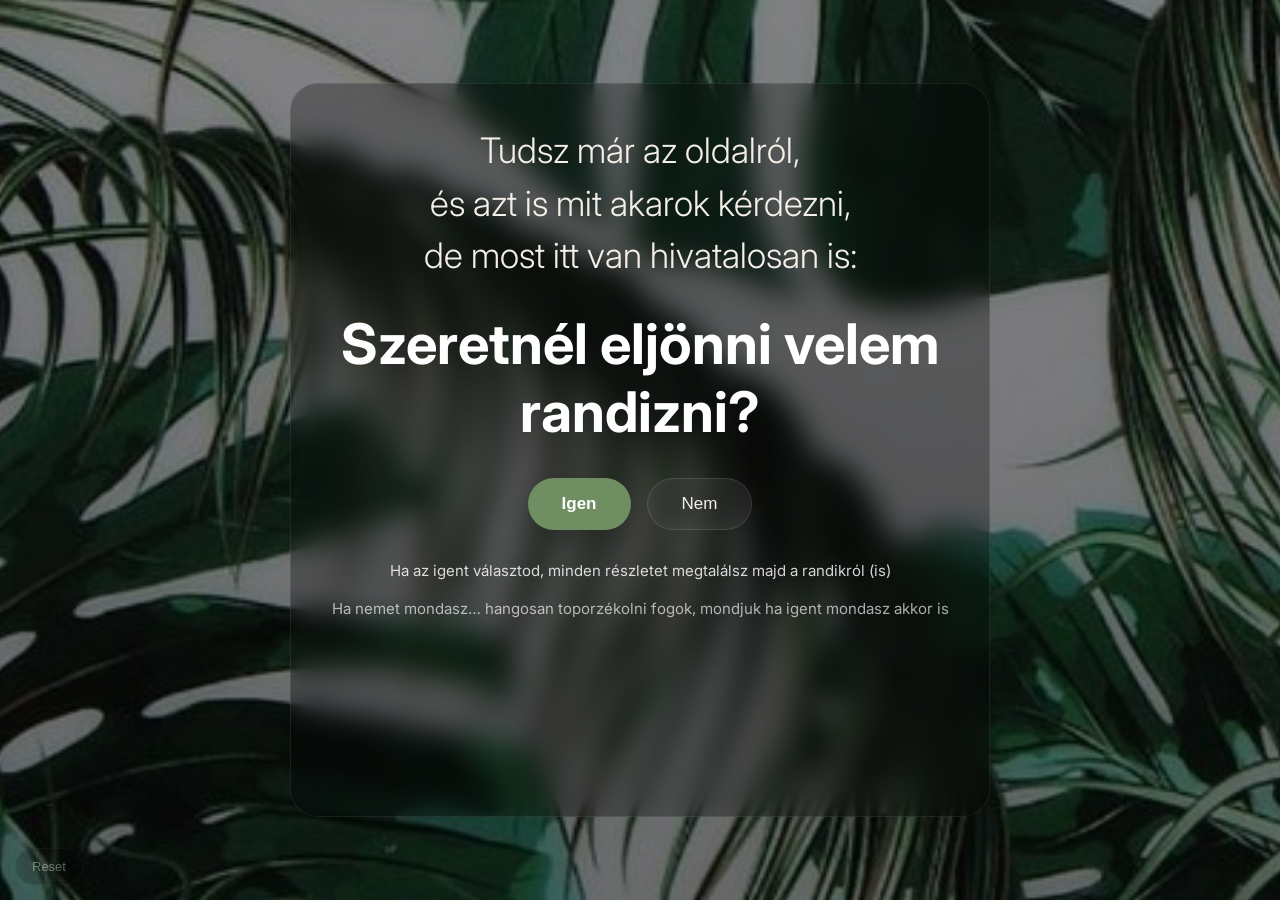
<file: index.html>
<!-- index.html -->
<!DOCTYPE html>
<html lang="hu">
<head>
  <meta charset="UTF-8" />
  <meta name="viewport" content="width=device-width, initial-scale=1.0" />
  <title>Meghívás</title>

  <link rel="stylesheet" href="index.css" />
</head>
<body>

  <!-- BACKGROUND SLIDESHOW -->
  <div class="background-slider">
    <div class="bg-slide active" style="background-image: url('assets/background/fooldal/plant1.jpg');"></div>
    <div class="bg-slide" style="background-image: url('assets/background/fooldal/plant2.jpg');"></div>
    <div class="bg-slide" style="background-image: url('assets/background/fooldal/callmebyyourname.jpg');"></div>
    <div class="bg-slide" style="background-image: url('assets/background/fooldal/heatedrivalry.jpg');"></div>
  </div>

  <!-- OVERLAY -->
  <div class="overlay"></div>

  <!-- NAVBAR -->
  <nav class="navbar hidden" id="navbar">
    <a href="index.html">Főoldal</a>
    <a href="randikrol.html">A randikról..</a>
    <a href="vasarlas.html">Vásárlás</a>
    <a href="kerdoiv.html">Kérdőív</a>
    <a href="gf_day.html">Meglepetés!</a>
  </nav>

  <!-- MAIN CONTENT -->
  <main class="hero-section">

    <div class="glass-box">

      <h1>
        Tudsz már az oldalról,<br>
        és azt is mit akarok kérdezni,<br>
        de most itt van hivatalosan is:
      </h1>

      <h2>Szeretnél eljönni velem randizni?</h2>

      <div class="button-group">

        <button class="yes-btn" id="yesBtn">
          Igen
        </button>

        <button class="no-btn" id="noBtn">
          Nem
        </button>

      </div>

      <p class="subtext">
        Ha az igent választod, minden részletet megtalálsz majd a
        randikról (is)
      </p>

      <p class="subtext second">
        Ha nemet mondasz… hangosan toporzékolni fogok, mondjuk ha igent mondasz akkor is
      </p>

      <!-- GIFS -->
      <div class="cat-gifs hidden" id="catGifs">
        <img src="assets/gifs/car1.gif" alt="cat">
        <img src="assets/gifs/car2.gif" alt="cat">
      </div>

    </div>

  </main>

    <!-- DEBUG RESET BUTTON -->
    <button id="debugReset">
    Reset
    </button>
  <script src="index.js"></script>

</body>
</html>
</file>
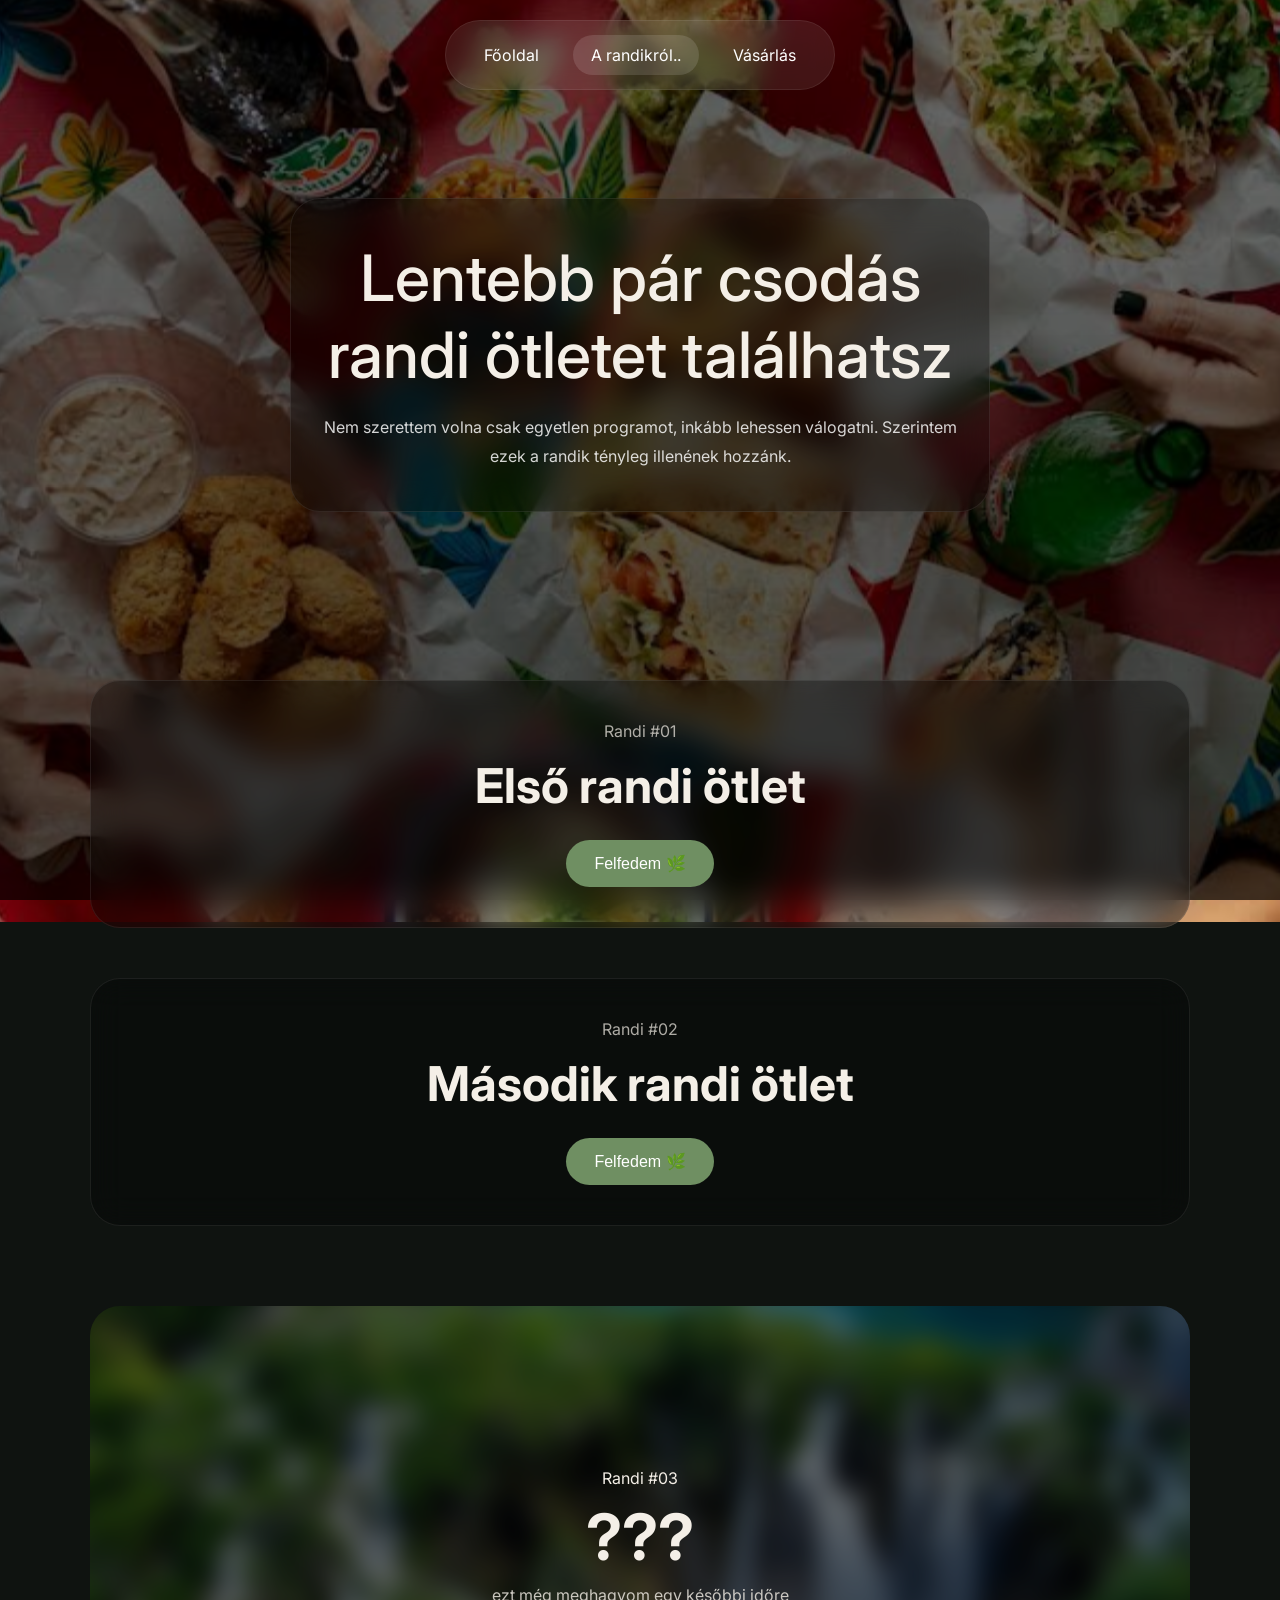
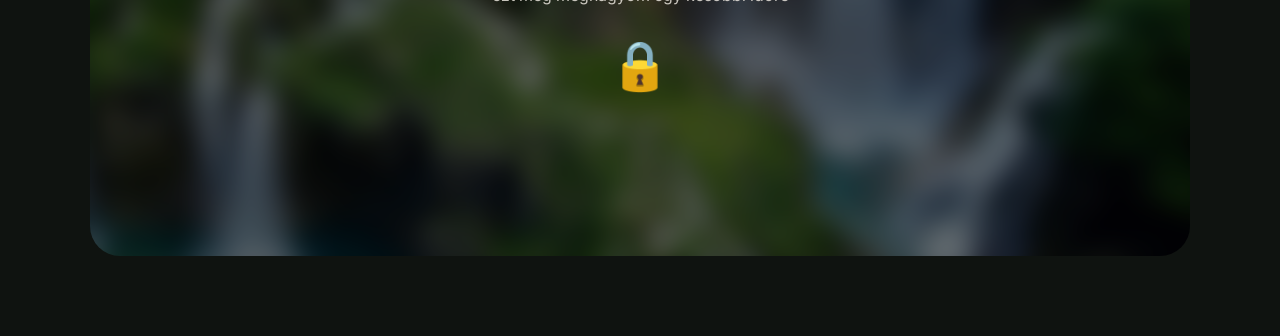
<file: randikrol.html>
<!-- randikrol.html -->

<!DOCTYPE html>
<html lang="hu">
<head>
  <meta charset="UTF-8" />
  <meta name="viewport" content="width=device-width, initial-scale=1.0"/>

  <title>A randikról..</title>

  <link rel="stylesheet" href="randikrol.css">
</head>
<body>

  <!-- BACKGROUND -->
  <div class="background-layer" id="backgroundLayer"></div>
  <div class="overlay"></div>

  <!-- NAVBAR -->
  <nav class="navbar">
    <a href="index.html">Főoldal</a>
    <a href="randikrol.html" class="active">A randikról..</a>
    <a href="vasarlas.html">Vásárlás</a>
  </nav>

  <!-- HERO -->
  <section class="hero">
    <div class="hero-box">
      <h1>Lentebb pár csodás randi ötletet találhatsz</h1>

      <p>
        Nem szerettem volna csak egyetlen programot, inkább lehessen válogatni.
        Szerintem ezek a randik tényleg illenének hozzánk.
      </p>
    </div>
  </section>

  <!-- Randi 1 -->
  <section class="date-card" data-bg="assets/randi/randi1/Arriba.png">

    <div class="card-top">
      <span>Randi #01</span>
      <h2>Első randi ötlet</h2>

      <button class="reveal-btn">
        Felfedem 🌿
      </button>
    </div>

    <div class="card-content hidden">

      <div class="date-gallery">

        <div class="date-item" draggable="true">
          <img src="assets/randik/randi1/Arriba.png">
          <p>Arriba</p>
        </div>

        <div class="date-item" draggable="true">
          <img src="assets/randik/randi1/Minigolf.png">
          <p>MiniGolf</p>
        </div>

        <div class="date-item" draggable="true">
          <img src="assets/randik/randi1/Plane.jpg">
          <p>Spotting</p>
        </div>

      </div>

      <button class="edit-btn">
        Átszervezném
      </button>
      <div class="extra-options hidden">

      <h3>➕ Hozzáadható helyek</h3>

      <button class="add-location"
        data-name="Twentysix"
        data-image="assets/randik/randi2/Twentysix.png">
        Twentysix
      </button>

      <button class="add-location"
        data-name="Bowling"
        data-image="assets/randik/randi2/Bowling.png">
        Bowling
      </button>

      <button class="add-location"
        data-name="Light Art Museum"
        data-image="assets/randik/randi2/Muzeum.png">
        Light Art Museum
      </button>

    </div>
      

      <textarea placeholder="
pl:
- ide foglalnék majd
- naplementére időzíteném
- ezt azért találtam ki mert mondtad hogy kipróbálnád
"></textarea>

    </div>
  </section>

  <!-- Randi 2 -->
  <section class="date-card" data-bg="assets/randi/randi2/Twentisix.png">

    <div class="card-top">
      <span>Randi #02</span>
      <h2>Második randi ötlet</h2>

      <button class="reveal-btn">
        Felfedem 🌿
      </button>
    </div>

    <div class="card-content hidden">

      <div class="date-gallery">

      
          <div class="date-item" draggable="true">
          <img src="assets/randik/randi2/Kastely.png">
          <p>Gödöllői Kastély</p>
         </div>

         <div class="date-item" draggable="true">
          <img src="assets/randik/randi2/Twentysix.png">
          <p>Twentysix</p>
          </div>

          <div class="date-item" draggable="true">
          <img src="assets/randik/randi2/Starbucks.png">
          <p>Starbucks</p>
          </div>

          <div class="date-item" draggable="true">
          <img src="assets/randik/randi1/Plane.jpg">
          <p>Spotting (opcionális)</p>
        </div>

      </div>

      <button class="edit-btn">
        Átszervezném
      </button>
      <div class="extra-options hidden">

      <h3>➕ Hozzáadható helyek</h3>

      <button class="add-location"
        data-name="Arriba"
        data-image="assets/randik/randi1/Arriba.png">
        Arriba
      </button>

      <button class="add-location"
        data-name="MiniGolf"
        data-image="assets/randik/randi1/Minigolf.png">
        MiniGolf
      </button>

      <button class="add-location"
        data-name="Spotting"
        data-image="assets/randik/randi1/Spotting.png">
        Spotting
      </button>

</div>

      <textarea placeholder="
pl:
- itt estig maradnánk
- ezt azért néztem mert szereted az ilyen élményeket
"></textarea>

    </div>
  </section>

  <!-- LOCKED -->
  <section class="locked-card">

    <div class="locked-bg"></div>

    <div class="locked-content">
      <span>Randi #03</span>

      <h2>???</h2>

      <p>
        ezt még meghagyom egy későbbi időre
      </p>

      <div class="lock-icon">
        🔒
      </div>
    </div>

  </section>

  <script src="randikrol.js"></script>

</body>
</html>
</file>
<file: index.css>
/* index.css */

@import url('https://fonts.googleapis.com/css2?family=Inter:wght@300;400;500;600&display=swap');

* {
  margin: 0;
  padding: 0;
  box-sizing: border-box;
}

body {
  font-family: 'Inter', sans-serif;
  overflow: hidden;
  height: 100vh;
  color: #f4efe7;
}

/* BACKGROUND */

.background-slider {
  position: fixed;
  inset: 0;
  z-index: -3;
}

.bg-slide {
  position: absolute;
  inset: 0;
  background-size: cover;
  background-position: center;
  opacity: 0;
  transform: scale(1);
  transition:
    opacity 2s ease,
    transform 12s ease;
}

.bg-slide.active {
  opacity: 1;
  transform: scale(1.06);
}

/* DARK OVERLAY */

.overlay {
  position: fixed;
  inset: 0;
  background:
    linear-gradient(
      rgba(0,0,0,0.45),
      rgba(0,0,0,0.55)
    );
  z-index: -2;
}

/* NAVBAR */

.navbar {
  position: fixed;
  top: 25px;
  left: 50%;
  transform: translateX(-50%);
  display: flex;
  gap: 16px;

  padding: 14px 20px;

  border-radius: 999px;

  background: rgba(255,255,255,0.08);
  backdrop-filter: blur(14px);

  border: 1px solid rgba(255,255,255,0.12);

  transition:
    opacity 0.8s ease,
    transform 0.8s ease;

  z-index: 10;
}

.navbar.hidden {
  opacity: 0;
  pointer-events: none;
  transform: translateX(-50%) translateY(-20px);
}

.navbar a {
  color: #f4efe7;
  text-decoration: none;
  font-size: 15px;
  font-weight: 500;

  padding: 10px 18px;
  border-radius: 999px;

  transition: 0.3s ease;
}

.navbar a:hover {
  background: rgba(255,255,255,0.12);
}

/* HERO */

.hero-section {
  width: 100%;
  height: 100vh;

  display: flex;
  justify-content: center;
  align-items: center;

  padding: 20px;
}

/* GLASS BOX */

.glass-box {
  width: 100%;
  max-width: 700px;

  padding: 40px 30px;

  border-radius: 28px;

  background: rgba(0,0,0,0.28);

  backdrop-filter: blur(14px);

  border: 1px solid rgba(255,255,255,0.08);

  text-align: center;

  animation: fadeIn 1.5s ease;
}

.glass-box h1 {
  font-size: clamp(1.4rem, 3vw, 2.2rem);
  line-height: 1.5;
  font-weight: 300;

  margin-bottom: 28px;
}

.glass-box h2 {
  font-size: clamp(2rem, 5vw, 3.5rem);
  margin-bottom: 32px;

  color: #ffffff;
}

/* BUTTONS */

.button-group {
  display: flex;
  justify-content: center;
  gap: 16px;
  flex-wrap: wrap;

  margin-bottom: 28px;
}

button {
  border: none;
  cursor: pointer;
  transition: 0.3s ease;
}

.yes-btn {
  background: #6f8f62;
  color: white;

  padding: 15px 34px;

  border-radius: 999px;

  font-size: 17px;
  font-weight: 600;

  box-shadow: 0 10px 30px rgba(0,0,0,0.25);
}

.yes-btn:hover {
  transform: scale(1.05);
  background: #809f73;
}

.no-btn {
  background: rgba(255,255,255,0.08);
  color: #f4efe7;

  padding: 15px 34px;

  border-radius: 999px;

  font-size: 17px;
  font-weight: 500;

  backdrop-filter: blur(10px);

  border: 1px solid rgba(255,255,255,0.1);

  position: relative;
}

/* TEXTS */

.subtext {
  font-size: 15px;
  color: rgba(255,255,255,0.82);

  margin-top: 12px;
  line-height: 1.7;
}

.subtext a {
  color: #dcefcf;
  text-decoration: none;
  border-bottom: 1px solid rgba(220,239,207,0.5);
}

.second {
  opacity: 0.8;
}

/* GIFS */

.cat-gifs {
  margin-top: 35px;

  display: flex;
  justify-content: center;
  gap: 20px;

  transition: opacity 1s ease;
}

.cat-gifs.hidden {
  opacity: 0;
  pointer-events: none;
}

.cat-gifs img {
  width: 120px;
  height: auto;

  border-radius: 20px;

  box-shadow: 0 10px 30px rgba(0,0,0,0.35);
}

/* ANIMATIONS */

@keyframes fadeIn {
  from {
    opacity: 0;
    transform: translateY(20px);
  }

  to {
    opacity: 1;
    transform: translateY(0);
  }
}

/* MOBILE */

@media (max-width: 768px) {

  .glass-box {
    padding: 32px 22px;
  }

  .glass-box h2 {
    font-size: 2.2rem;
  }

  .navbar {
    width: calc(100% - 30px);

    justify-content: center;
    flex-wrap: wrap;
  }

  .navbar a {
    font-size: 14px;
    padding: 10px 14px;
  }

  .cat-gifs img {
    width: 90px;
  }
}

/* DEBUG BUTTON */

#debugReset {
  position: fixed;
  bottom: 15px;
  left: 15px;

  z-index: 999;

  background: rgba(0,0,0,0.45);
  color: white;

  border: 1px solid rgba(255,255,255,0.1);

  padding: 10px 16px;

  border-radius: 999px;

  font-size: 13px;

  backdrop-filter: blur(10px);

  cursor: pointer;

  opacity: 0.35;

  transition: 0.3s ease;
}

#debugReset:hover {
  opacity: 1;
}
</file>
<file: randikrol.css>
/* randikrol.css */

@import url('https://fonts.googleapis.com/css2?family=Inter:wght@300;400;500;600&display=swap');

*{
  margin:0;
  padding:0;
  box-sizing:border-box;
}

body{
  font-family:'Inter',sans-serif;
  background:#0f1310;
  color:#f4efe7;
  overflow-x:hidden;
}

/* BACKGROUND */

.background-layer{
  position:fixed;
  inset:0;

  background-size:cover;
  background-position:center;

  transition:
    background-image 1.5s ease,
    transform 12s ease;

  transform:scale(1.05);

  z-index:-3;
}

.overlay{
  position:fixed;
  inset:0;

  background:
    linear-gradient(
      rgba(0,0,0,0.55),
      rgba(0,0,0,0.7)
    );

  z-index:-2;
}

/* NAVBAR */

.navbar{
  position:fixed;

  top:20px;
  left:50%;

  transform:translateX(-50%);

  display:flex;
  gap:16px;

  padding:14px 20px;

  border-radius:999px;

  background:rgba(255,255,255,0.08);

  backdrop-filter:blur(12px);

  border:1px solid rgba(255,255,255,0.08);

  z-index:50;
}

.navbar a{
  color:white;
  text-decoration:none;

  padding:10px 18px;

  border-radius:999px;

  transition:.3s ease;
}

.navbar a:hover,
.navbar .active{
  background:rgba(255,255,255,0.12);
}

/* HERO */

.hero{
  min-height:70vh;

  display:flex;
  justify-content:center;
  align-items:center;

  padding:120px 20px 40px;
}

.hero-box{
  max-width:700px;

  text-align:center;

  background:rgba(0,0,0,0.28);

  backdrop-filter:blur(16px);

  border:1px solid rgba(255,255,255,0.08);

  border-radius:30px;

  padding:40px 30px;

  animation:fadeUp 1.2s ease;
}

.hero-box h1{
  font-size:clamp(2rem,5vw,4rem);

  margin-bottom:20px;

  font-weight:500;
}

.hero-box p{
  line-height:1.8;

  color:rgba(255,255,255,0.82);
}

/* DATE CARDS */

.date-card{
  width:min(1100px,92%);
  margin:50px auto;

  border-radius:30px;

  background:rgba(0,0,0,0.30);

  backdrop-filter:blur(16px);

  border:1px solid rgba(255,255,255,0.08);

  overflow:hidden;

  transition:.5s ease;
}

.card-top{
  padding:40px 30px;

  text-align:center;
}

.card-top span{
  opacity:.7;
}

.card-top h2{
  margin:15px 0 25px;

  font-size:clamp(2rem,4vw,3rem);
}

.reveal-btn,
.edit-btn{
  border:none;

  background:#6f8f62;
  color:white;

  padding:14px 28px;

  border-radius:999px;

  font-size:16px;

  cursor:pointer;

  transition:.3s ease;
}

.reveal-btn:hover,
.edit-btn:hover{
  transform:scale(1.05);
  background:#81a273;
}

/* CONTENT */

.card-content{
  padding:0 30px 35px;

  animation:fadeUp 1s ease;
}

.hidden{
  display:none;
}

/* GALLERY */

.date-gallery{
  display:grid;

  grid-template-columns:
    repeat(auto-fit,minmax(240px,1fr));

  gap:25px;

  margin-bottom:30px;
}

.date-item{
  position: relative;

  background:rgba(255,255,255,0.06);

  border-radius:24px;

  overflow:hidden;

  cursor:grab;

  transition:.35s ease;
}

.date-item:hover{
  transform:
    translateY(-6px)
    scale(1.02);
}

.date-item img{
  width:100%;
  height:240px;

  object-fit:cover;
}

.date-item p{
  padding:18px;

  text-align:center;

  font-size:15px;
}

/* TEXTAREA */

textarea{
  width:100%;
  min-height:170px;

  margin-top:25px;

  border:none;

  resize:vertical;

  border-radius:24px;

  padding:24px;

  font-family:'Inter',sans-serif;

  font-size:15px;

  background:rgba(255,255,255,0.07);

  color:white;

  outline:none;

  backdrop-filter:blur(10px);
}

textarea::placeholder{
  color:rgba(255,255,255,0.5);
  line-height:1.7;
}

/* LOCKED */

.locked-card{
  width:min(1100px,92%);
  height:550px;

  margin:80px auto;

  position:relative;

  overflow:hidden;

  border-radius:30px;
}

.locked-bg{
  position:absolute;
  inset:0;

  background-image:
    url('assets/randik/randi3/Plitvice.jpg');

  background-size:cover;
  background-position:center;

  filter:
    blur(12px)
    brightness(0.45);

  transform:scale(1.08);

  animation:
    slowZoom 20s infinite alternate;
}

.locked-content{
  position:relative;
  z-index:2;

  height:100%;

  display:flex;
  flex-direction:column;
  justify-content:center;
  align-items:center;

  text-align:center;

  padding:30px;
}

.locked-content h2{
  font-size:4rem;

  margin:10px 0;
}

.locked-content p{
  opacity:.8;
}

.lock-icon{
  margin-top:30px;

  font-size:3rem;
}

/* ANIMATIONS */

@keyframes fadeUp{
  from{
    opacity:0;
    transform:translateY(25px);
  }

  to{
    opacity:1;
    transform:translateY(0);
  }
}

/* MOBILE */

@media(max-width:768px){

  .hero-box{
    padding:35px 22px;
  }

  .navbar{
    width:calc(100% - 20px);

    justify-content:center;

    flex-wrap:wrap;
  }

  .card-top{
    padding:30px 20px;
  }

  .card-content{
    padding:0 20px 25px;
  }

  .date-item img{
    height:200px;
  }

  .locked-content h2{
    font-size:3rem;
  }

}

@keyframes slowZoom {

  from{
    transform:scale(1.08);
  }

  to{
    transform:scale(1.15);
  }

}

/* EXTRA LOCATIONS */

.extra-options{
  margin-top:20px;

  display:flex;
  flex-wrap:wrap;
  gap:10px;

  justify-content:center;
}

.extra-options.hidden{
  display:none;
}

.extra-options h3{
  width:100%;
  text-align:center;
  margin-bottom:10px;
}

.add-location{
  border:none;

  background:rgba(255,255,255,0.08);

  color:white;

  padding:12px 18px;

  border-radius:999px;

  cursor:pointer;

  transition:.3s ease;
}

.add-location:hover{
  transform:scale(1.05);
}

.removable-tag{

  position:absolute;

  top:10px;
  right:10px;

  width:32px;
  height:32px;

  border-radius:50%;

  background:rgba(0,0,0,0.7);

  color:white;

  display:flex;
  align-items:center;
  justify-content:center;

  cursor:pointer;

  z-index:20;

  transition:.3s ease;
}

.removable-tag:hover{

  transform:scale(1.15);

}
</file>
